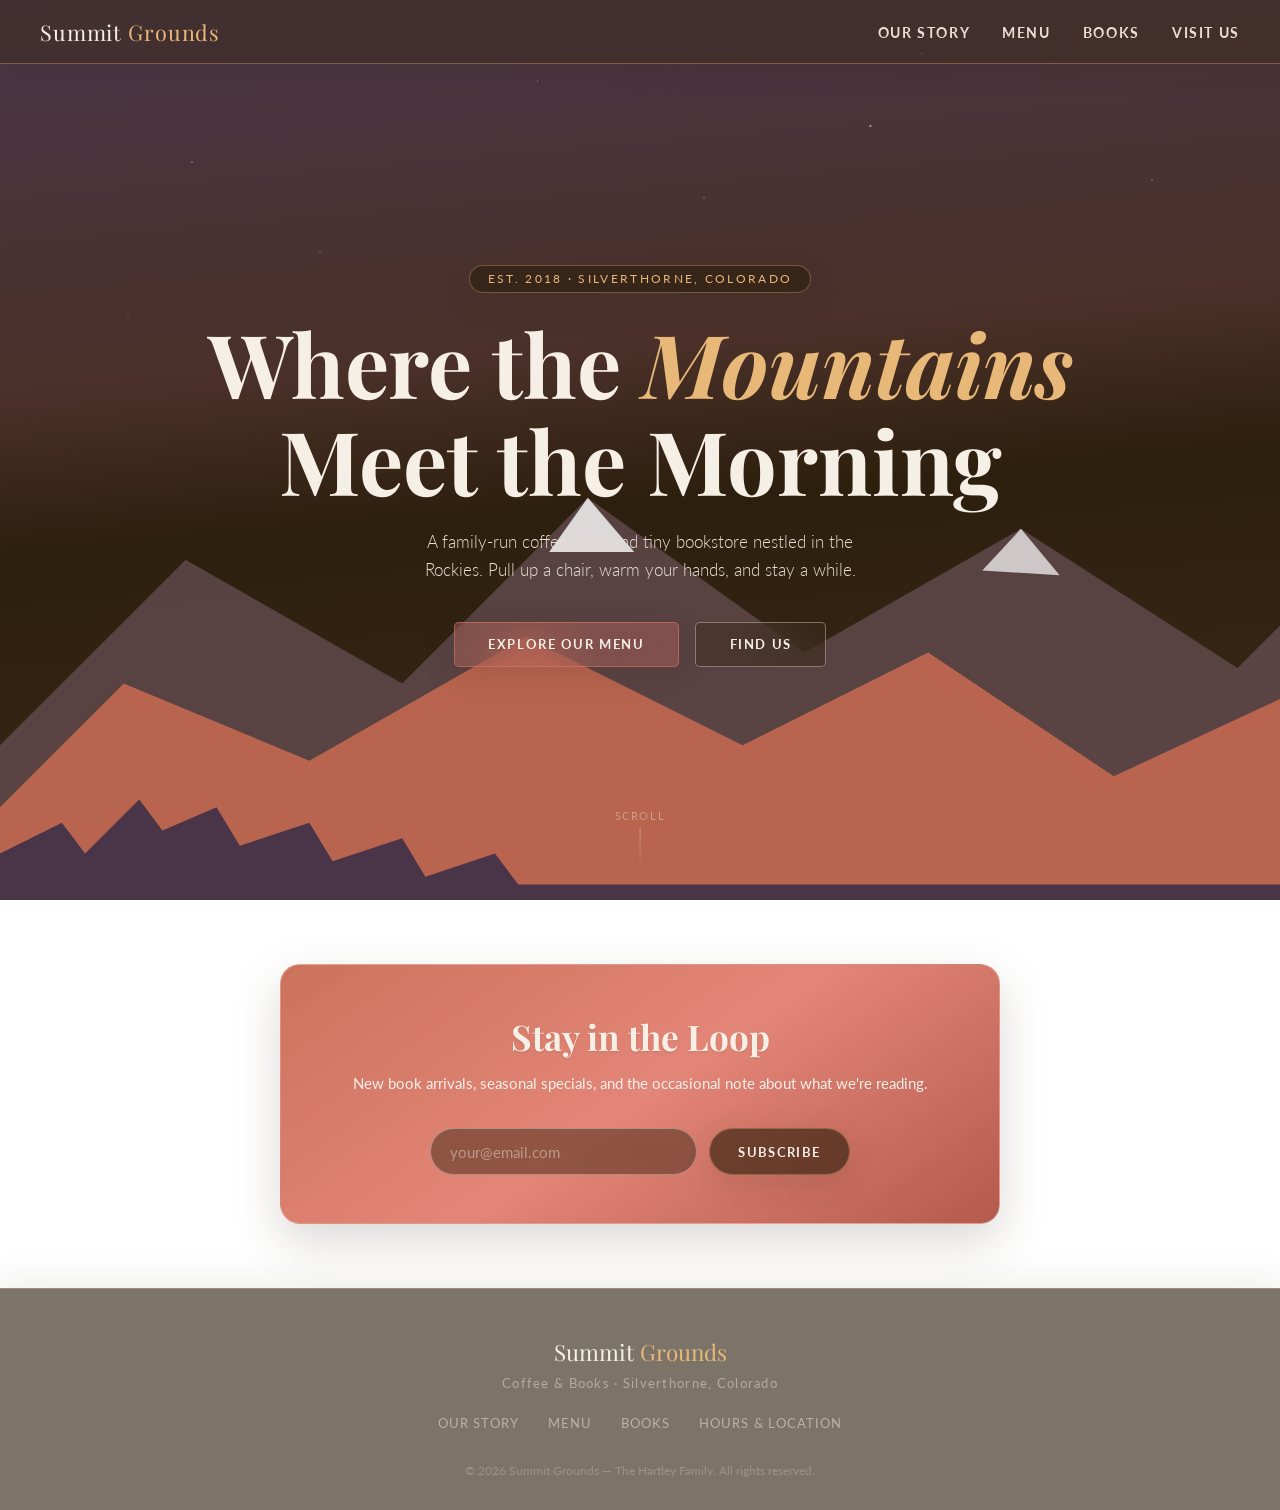
<file: index.html>
<!DOCTYPE html>
<html lang="en">
<head>
  <meta charset="UTF-8" />
  <meta name="viewport" content="width=device-width, initial-scale=1.0" />
  <title>Summit Grounds — Coffee & Books</title>
  <link rel="preconnect" href="https://fonts.googleapis.com" />
  <link rel="preconnect" href="https://fonts.gstatic.com" crossorigin />
  <link href="https://fonts.googleapis.com/css2?family=Playfair+Display:ital,wght@0,400;0,600;1,400&family=Lato:wght@300;400;700&display=swap" rel="stylesheet" />
  <link rel="stylesheet" href="styles.css?v=glass2" />
</head>
<body>

<!-- NAV -->
<nav id="main-nav">
  <a href="index.html" class="nav-logo">Summit <span>Grounds</span></a>
  <button class="nav-toggle" type="button" aria-label="Open menu" aria-expanded="false" onclick="toggleNav()">
    <span></span><span></span><span></span>
  </button>
  <ul>
    <li><a href="about.html" onclick="closeNav()">Our Story</a></li>
    <li><a href="menu.html" onclick="closeNav()">Menu</a></li>
    <li><a href="books.html" onclick="closeNav()">Books</a></li>
    <li><a href="visit.html" onclick="closeNav()">Visit Us</a></li>
  </ul>
</nav>

<!-- HERO -->
<section class="hero" id="home">
  <div class="stars"></div>

  <!-- Mountain SVG -->
  <svg class="mountains" viewBox="0 0 1440 320" preserveAspectRatio="none" xmlns="http://www.w3.org/2000/svg">
    <!-- Back range -->
    <path d="M0,220 L120,100 L260,180 L380,60 L520,160 L660,80 L800,170 L920,50 L1060,140 L1200,90 L1340,160 L1440,120 L1440,320 L0,320 Z" fill="#6a5058" opacity="0.7"/>
    <!-- Snow caps -->
    <path d="M380,60 L410,95 L355,95 Z" fill="white" opacity="0.8"/>
    <path d="M920,50 L950,88 L892,85 Z" fill="white" opacity="0.8"/>
    <path d="M660,80 L685,110 L635,107 Z" fill="white" opacity="0.7"/>
    <!-- Mid range -->
    <path d="M0,260 L80,180 L200,230 L340,150 L480,220 L600,160 L720,240 L860,175 L980,250 L1100,190 L1220,255 L1340,210 L1440,240 L1440,320 L0,320 Z" fill="#c96a52" opacity="0.85"/>
    <!-- Foreground tree line -->
    <path d="M0,310 L0,290 L40,270 L55,290 L90,255 L105,275 L140,260 L155,285 L200,270 L215,295 L260,280 L275,305 L320,290 L335,310 L1100,310 L1115,290 L1150,275 L1165,298 L1200,265 L1215,285 L1260,275 L1280,305 L1320,288 L1360,270 L1380,295 L1440,280 L1440,320 L0,320 Z" fill="#4a3548"/>
  </svg>

  <div class="hero-badge">Est. 2018 · Silverthorne, Colorado</div>
  <h1>Where the <em>Mountains</em><br>Meet the Morning</h1>
  <p class="hero-sub">A family-run coffee shop and tiny bookstore nestled in the Rockies. Pull up a chair, warm your hands, and stay a while.</p>
  <div class="hero-cta">
    <a href="menu.html" class="btn btn-primary">Explore Our Menu</a>
    <a href="visit.html" class="btn btn-outline">Find Us</a>
  </div>

  <div class="scroll-hint">Scroll</div>
</section>

<!-- NEWSLETTER -->
<section class="newsletter">
  <div class="container">
    <h2>Stay in the Loop</h2>
    <p>New book arrivals, seasonal specials, and the occasional note about what we're reading.</p>
    <form class="newsletter-form" onsubmit="handleSubmit(event)">
      <input type="email" placeholder="your@email.com" required />
      <button type="submit">Subscribe</button>
    </form>
  </div>
</section>

<!-- FOOTER -->
<footer>
  <div class="footer-logo">Summit <span>Grounds</span></div>
  <div class="footer-tagline">Coffee & Books · Silverthorne, Colorado</div>
  <div class="footer-links">
    <a href="about.html">Our Story</a>
    <a href="menu.html">Menu</a>
    <a href="books.html">Books</a>
    <a href="visit.html">Hours & Location</a>
  </div>
  <div class="footer-copy">© 2026 Summit Grounds — The Hartley Family. All rights reserved.</div>
</footer>

<script src="shared.js"></script>
</body>
</html>
</file>
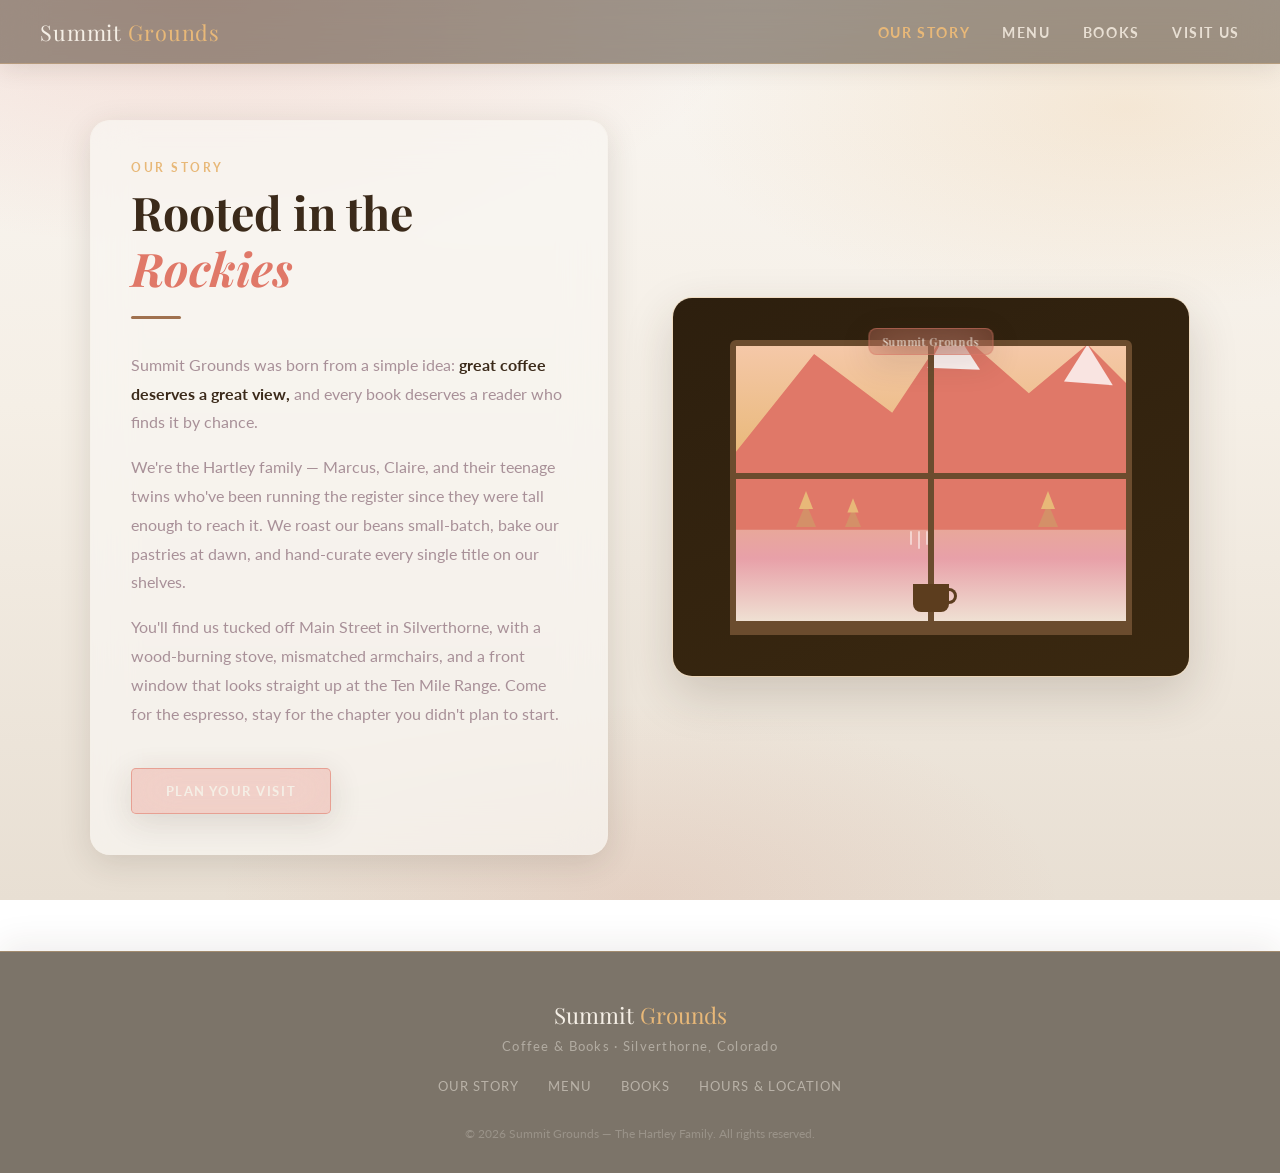
<file: about.html>
<!DOCTYPE html>
<html lang="en">
<head>
  <meta charset="UTF-8" />
  <meta name="viewport" content="width=device-width, initial-scale=1.0" />
  <title>Our Story — Summit Grounds</title>
  <link rel="preconnect" href="https://fonts.googleapis.com" />
  <link rel="preconnect" href="https://fonts.gstatic.com" crossorigin />
  <link href="https://fonts.googleapis.com/css2?family=Playfair+Display:ital,wght@0,400;0,600;1,400&family=Lato:wght@300;400;700&display=swap" rel="stylesheet" />
  <link rel="stylesheet" href="styles.css?v=glass" />
</head>
<body>

<nav id="main-nav">
  <a href="index.html" class="nav-logo">Summit <span>Grounds</span></a>
  <button class="nav-toggle" type="button" aria-label="Open menu" aria-expanded="false" onclick="toggleNav()">
    <span></span><span></span><span></span>
  </button>
  <ul>
    <li><a href="about.html" aria-current="page" onclick="closeNav()">Our Story</a></li>
    <li><a href="menu.html" onclick="closeNav()">Menu</a></li>
    <li><a href="books.html" onclick="closeNav()">Books</a></li>
    <li><a href="visit.html" onclick="closeNav()">Visit Us</a></li>
  </ul>
</nav>

<main class="page-main">
<section class="about" id="about">
  <div class="container">
    <div class="about-grid">
      <div class="about-text">
        <span class="section-label">Our Story</span>
        <h2 class="section-title">Rooted in the <em>Rockies</em></h2>
        <div class="divider"></div>
        <p>Summit Grounds was born from a simple idea: <strong>great coffee deserves a great view,</strong> and every book deserves a reader who finds it by chance.</p>
        <p>We're the Hartley family — Marcus, Claire, and their teenage twins who've been running the register since they were tall enough to reach it. We roast our beans small-batch, bake our pastries at dawn, and hand-curate every single title on our shelves.</p>
        <p>You'll find us tucked off Main Street in Silverthorne, with a wood-burning stove, mismatched armchairs, and a front window that looks straight up at the Ten Mile Range. Come for the espresso, stay for the chapter you didn't plan to start.</p>
        <a href="visit.html" class="btn btn-primary" style="margin-top:1.5rem; display:inline-block;">Plan Your Visit</a>
      </div>
      <div class="about-illustration">
        <div class="shop-window">
          <div class="window-frame">
            <svg viewBox="0 0 200 130" style="position:absolute;bottom:35%;left:0;right:0;width:100%">
              <path d="M0,90 L40,40 L80,70 L110,25 L150,60 L180,35 L200,55 L200,130 L0,130Z" fill="#e07868"/>
              <path d="M110,25 L125,48 L98,47Z" fill="white" opacity="0.9"/>
              <path d="M180,35 L193,56 L168,54Z" fill="white" opacity="0.8"/>
            </svg>
            <div class="window-cross"></div>
            <div class="window-cross-h"></div>
            <div class="w-pine-tree" style="left:18%"></div>
            <div class="w-pine-tree" style="left:30%; transform:scale(0.8)"></div>
            <div class="w-pine-tree" style="right:20%"></div>
            <div class="w-steam" style="bottom:28%;left:47%">
              <span></span><span></span><span></span>
            </div>
            <div class="w-coffee-cup"></div>
            <div class="window-sill"></div>
          </div>
          <div class="shop-sign">Summit Grounds</div>
        </div>
      </div>
    </div>
  </div>
</section>
</main>

<footer>
  <div class="footer-logo">Summit <span>Grounds</span></div>
  <div class="footer-tagline">Coffee & Books · Silverthorne, Colorado</div>
  <div class="footer-links">
    <a href="about.html">Our Story</a>
    <a href="menu.html">Menu</a>
    <a href="books.html">Books</a>
    <a href="visit.html">Hours & Location</a>
  </div>
  <div class="footer-copy">© 2026 Summit Grounds — The Hartley Family. All rights reserved.</div>
</footer>

<script src="shared.js"></script>
</body>
</html>
</file>
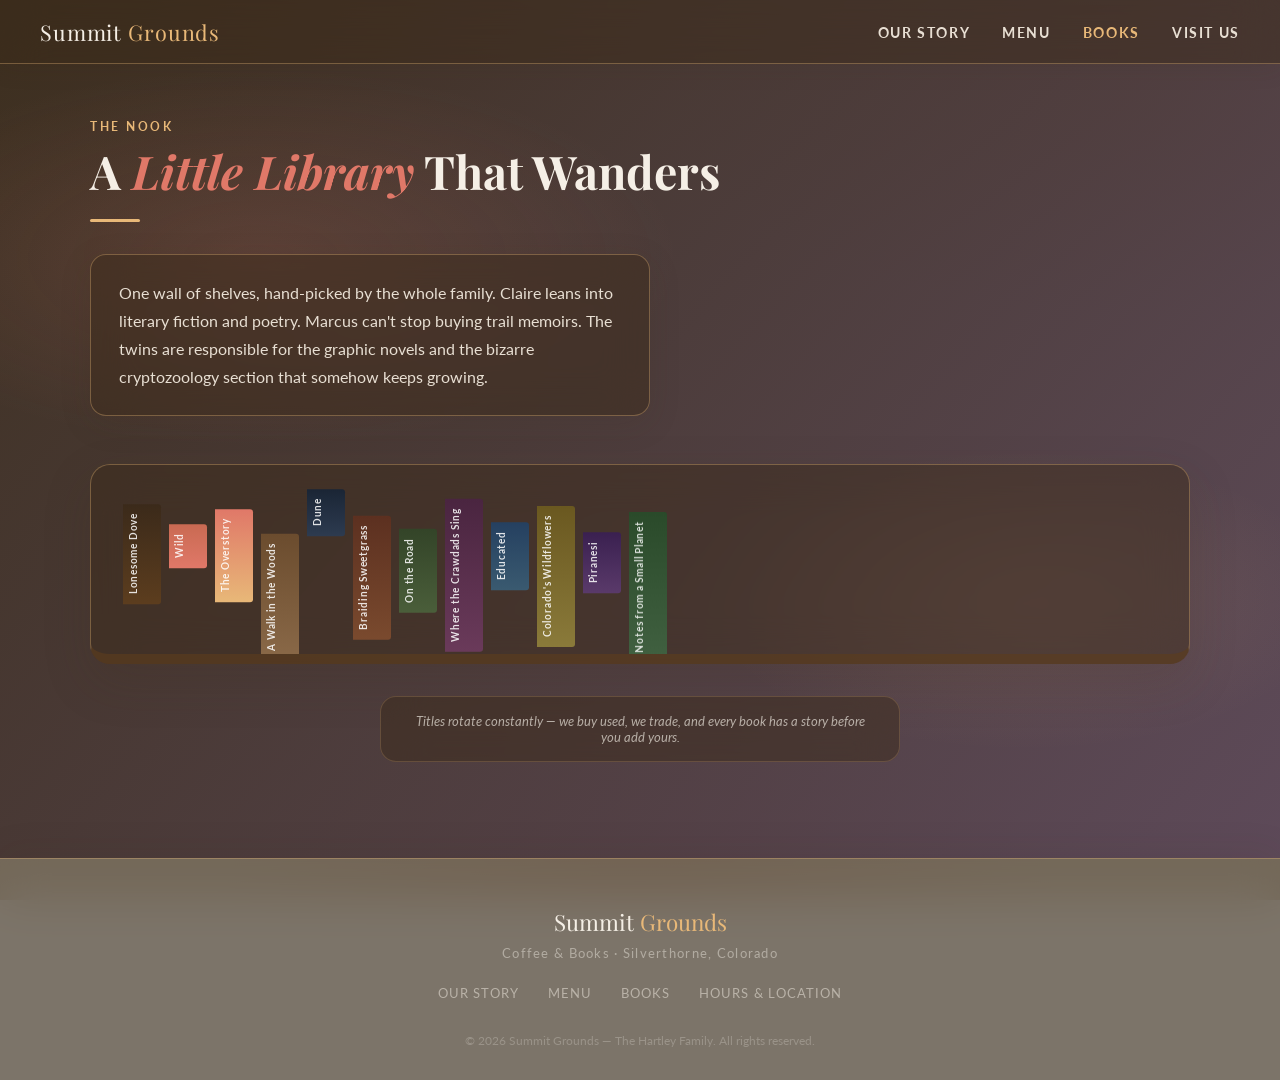
<file: books.html>
<!DOCTYPE html>
<html lang="en">
<head>
  <meta charset="UTF-8" />
  <meta name="viewport" content="width=device-width, initial-scale=1.0" />
  <title>Books — Summit Grounds</title>
  <link rel="preconnect" href="https://fonts.googleapis.com" />
  <link rel="preconnect" href="https://fonts.gstatic.com" crossorigin />
  <link href="https://fonts.googleapis.com/css2?family=Playfair+Display:ital,wght@0,400;0,600;1,400&family=Lato:wght@300;400;700&display=swap" rel="stylesheet" />
  <link rel="stylesheet" href="styles.css?v=glass" />
</head>
<body>

<nav id="main-nav">
  <a href="index.html" class="nav-logo">Summit <span>Grounds</span></a>
  <button class="nav-toggle" type="button" aria-label="Open menu" aria-expanded="false" onclick="toggleNav()">
    <span></span><span></span><span></span>
  </button>
  <ul>
    <li><a href="about.html" onclick="closeNav()">Our Story</a></li>
    <li><a href="menu.html" onclick="closeNav()">Menu</a></li>
    <li><a href="books.html" aria-current="page" onclick="closeNav()">Books</a></li>
    <li><a href="visit.html" onclick="closeNav()">Visit Us</a></li>
  </ul>
</nav>

<main class="page-main">
<section class="books" id="books">
  <div class="container">
    <span class="section-label">The Nook</span>
    <h2 class="section-title">A <em>Little Library</em> That Wanders</h2>
    <div class="divider"></div>
    <p class="books-intro">One wall of shelves, hand-picked by the whole family. Claire leans into literary fiction and poetry. Marcus can't stop buying trail memoirs. The twins are responsible for the graphic novels and the bizarre cryptozoology section that somehow keeps growing.</p>

    <div class="shelf">
      <div class="book" style="height:150px">
        <div class="book-spine" style="background:linear-gradient(#5c3d1e,#3b2a1a)">Lonesome Dove</div>
      </div>
      <div class="book" style="height:130px">
        <div class="book-spine" style="background:linear-gradient(#e07868,#c96a52)">Wild</div>
      </div>
      <div class="book" style="height:145px">
        <div class="book-spine" style="background:linear-gradient(#e8b878,#e07868)">The Overstory</div>
      </div>
      <div class="book" style="height:120px">
        <div class="book-spine" style="background:linear-gradient(#8a6948,#6b4c2e)">A Walk in the Woods</div>
      </div>
      <div class="book" style="height:165px">
        <div class="book-spine" style="background:linear-gradient(#2d3b50,#1a2535)">Dune</div>
      </div>
      <div class="book" style="height:138px">
        <div class="book-spine" style="background:linear-gradient(#7a4a2e,#5c3020)">Braiding Sweetgrass</div>
      </div>
      <div class="book" style="height:125px">
        <div class="book-spine" style="background:linear-gradient(#4a5e3a,#334428)">On the Road</div>
      </div>
      <div class="book" style="height:155px">
        <div class="book-spine" style="background:linear-gradient(#6a3a5a,#4a2540)">Where the Crawdads Sing</div>
      </div>
      <div class="book" style="height:132px">
        <div class="book-spine" style="background:linear-gradient(#3a5a70,#254060)">Educated</div>
      </div>
      <div class="book" style="height:148px">
        <div class="book-spine" style="background:linear-gradient(#8a7a3a,#6a5820)">Colorado's Wildflowers</div>
      </div>
      <div class="book" style="height:122px">
        <div class="book-spine" style="background:linear-gradient(#5a3a6a,#3a2050)">Piranesi</div>
      </div>
      <div class="book" style="height:142px">
        <div class="book-spine" style="background:linear-gradient(#4a6a4a,#2a4a2a)">Patagonia: Notes from a Small Planet</div>
      </div>
    </div>
    <p class="books-note">Titles rotate constantly — we buy used, we trade, and every book has a story before you add yours.</p>
  </div>
</section>
</main>

<footer>
  <div class="footer-logo">Summit <span>Grounds</span></div>
  <div class="footer-tagline">Coffee & Books · Silverthorne, Colorado</div>
  <div class="footer-links">
    <a href="about.html">Our Story</a>
    <a href="menu.html">Menu</a>
    <a href="books.html">Books</a>
    <a href="visit.html">Hours & Location</a>
  </div>
  <div class="footer-copy">© 2026 Summit Grounds — The Hartley Family. All rights reserved.</div>
</footer>

<script src="shared.js"></script>
</body>
</html>
</file>
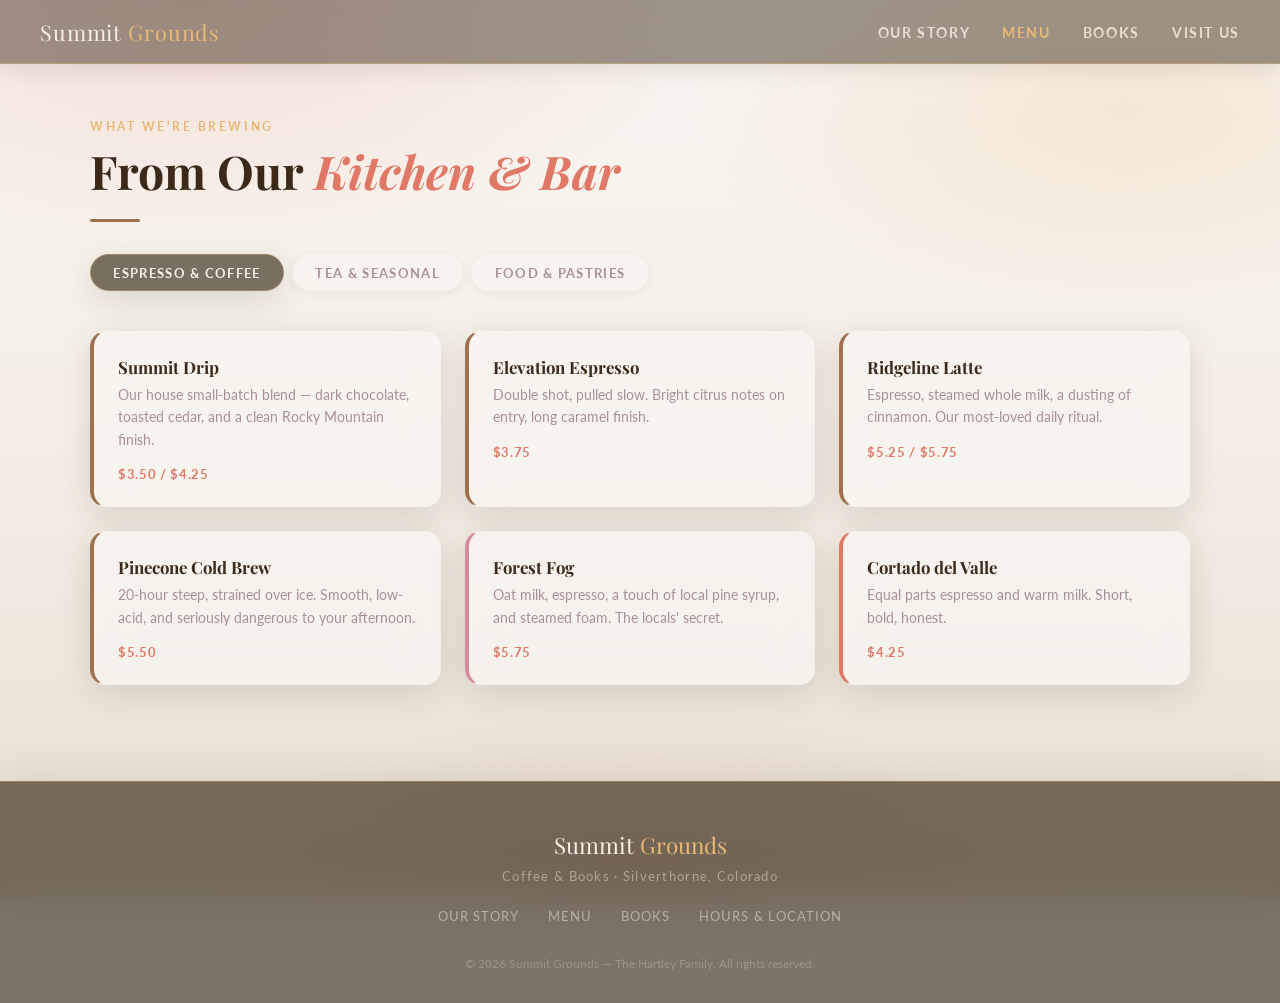
<file: menu.html>
<!DOCTYPE html>
<html lang="en">
<head>
  <meta charset="UTF-8" />
  <meta name="viewport" content="width=device-width, initial-scale=1.0" />
  <title>Menu — Summit Grounds</title>
  <link rel="preconnect" href="https://fonts.googleapis.com" />
  <link rel="preconnect" href="https://fonts.gstatic.com" crossorigin />
  <link href="https://fonts.googleapis.com/css2?family=Playfair+Display:ital,wght@0,400;0,600;1,400&family=Lato:wght@300;400;700&display=swap" rel="stylesheet" />
  <link rel="stylesheet" href="styles.css?v=glass" />
</head>
<body>

<nav id="main-nav">
  <a href="index.html" class="nav-logo">Summit <span>Grounds</span></a>
  <button class="nav-toggle" type="button" aria-label="Open menu" aria-expanded="false" onclick="toggleNav()">
    <span></span><span></span><span></span>
  </button>
  <ul>
    <li><a href="about.html" onclick="closeNav()">Our Story</a></li>
    <li><a href="menu.html" aria-current="page" onclick="closeNav()">Menu</a></li>
    <li><a href="books.html" onclick="closeNav()">Books</a></li>
    <li><a href="visit.html" onclick="closeNav()">Visit Us</a></li>
  </ul>
</nav>

<main class="page-main">
<section class="menu" id="menu">
  <div class="container">
    <span class="section-label">What We're Brewing</span>
    <h2 class="section-title">From Our <em>Kitchen & Bar</em></h2>
    <div class="divider"></div>

    <div class="menu-tabs">
      <button class="tab-btn active" onclick="showTab('espresso', this)">Espresso & Coffee</button>
      <button class="tab-btn" onclick="showTab('tea', this)">Tea & Seasonal</button>
      <button class="tab-btn" onclick="showTab('food', this)">Food & Pastries</button>
    </div>

    <div class="menu-panel active" id="espresso">
      <div class="menu-card">
        <h4>Summit Drip</h4>
        <p>Our house small-batch blend — dark chocolate, toasted cedar, and a clean Rocky Mountain finish.</p>
        <span class="menu-price">$3.50 / $4.25</span>
      </div>
      <div class="menu-card">
        <h4>Elevation Espresso</h4>
        <p>Double shot, pulled slow. Bright citrus notes on entry, long caramel finish.</p>
        <span class="menu-price">$3.75</span>
      </div>
      <div class="menu-card">
        <h4>Ridgeline Latte</h4>
        <p>Espresso, steamed whole milk, a dusting of cinnamon. Our most-loved daily ritual.</p>
        <span class="menu-price">$5.25 / $5.75</span>
      </div>
      <div class="menu-card">
        <h4>Pinecone Cold Brew</h4>
        <p>20-hour steep, strained over ice. Smooth, low-acid, and seriously dangerous to your afternoon.</p>
        <span class="menu-price">$5.50</span>
      </div>
      <div class="menu-card ember">
        <h4>Forest Fog</h4>
        <p>Oat milk, espresso, a touch of local pine syrup, and steamed foam. The locals' secret.</p>
        <span class="menu-price">$5.75</span>
      </div>
      <div class="menu-card pine">
        <h4>Cortado del Valle</h4>
        <p>Equal parts espresso and warm milk. Short, bold, honest.</p>
        <span class="menu-price">$4.25</span>
      </div>
    </div>

    <div class="menu-panel" id="tea">
      <div class="menu-card sky">
        <h4>Alpine Chamomile</h4>
        <p>Colorado-grown chamomile, wildflower honey, dried lavender. Hug in a mug.</p>
        <span class="menu-price">$4.00</span>
      </div>
      <div class="menu-card sky">
        <h4>Spruce Tip Chai</h4>
        <p>Masala spice blend, local spruce tip extract, steamed milk. Seasonal and special.</p>
        <span class="menu-price">$5.25</span>
      </div>
      <div class="menu-card ember">
        <h4>Winter Matcha</h4>
        <p>Ceremonial-grade matcha, oat milk, a drizzle of raw honey.</p>
        <span class="menu-price">$5.50</span>
      </div>
      <div class="menu-card sky">
        <h4>Snowmelt Lemonade</h4>
        <p>Fresh-pressed lemon, mint, cane sugar, sparkling water. Cold and bright.</p>
        <span class="menu-price">$4.25</span>
      </div>
    </div>

    <div class="menu-panel" id="food">
      <div class="menu-card">
        <h4>Morning Scone</h4>
        <p>Baked daily — rotating flavors. Today: huckleberry & lemon zest.</p>
        <span class="menu-price">$3.50</span>
      </div>
      <div class="menu-card sky">
        <h4>Brown Butter Cardamom Roll</h4>
        <p>Soft, pillowy, drizzled with vanilla glaze. Claire's recipe, unchanged since day one.</p>
        <span class="menu-price">$4.25</span>
      </div>
      <div class="menu-card pine">
        <h4>Avocado Toast, Mountain Style</h4>
        <p>Sourdough from Breckenridge Bread Co., smashed avocado, everything spice, poached egg.</p>
        <span class="menu-price">$9.50</span>
      </div>
      <div class="menu-card pine">
        <h4>Peanut Butter Granola Jar</h4>
        <p>House-made granola, Greek yogurt, local honey, fresh berries. Hiker fuel.</p>
        <span class="menu-price">$7.00</span>
      </div>
    </div>
  </div>
</section>
</main>

<footer>
  <div class="footer-logo">Summit <span>Grounds</span></div>
  <div class="footer-tagline">Coffee & Books · Silverthorne, Colorado</div>
  <div class="footer-links">
    <a href="about.html">Our Story</a>
    <a href="menu.html">Menu</a>
    <a href="books.html">Books</a>
    <a href="visit.html">Hours & Location</a>
  </div>
  <div class="footer-copy">© 2026 Summit Grounds — The Hartley Family. All rights reserved.</div>
</footer>

<script src="shared.js"></script>
<script src="menu.js"></script>
</body>
</html>
</file>
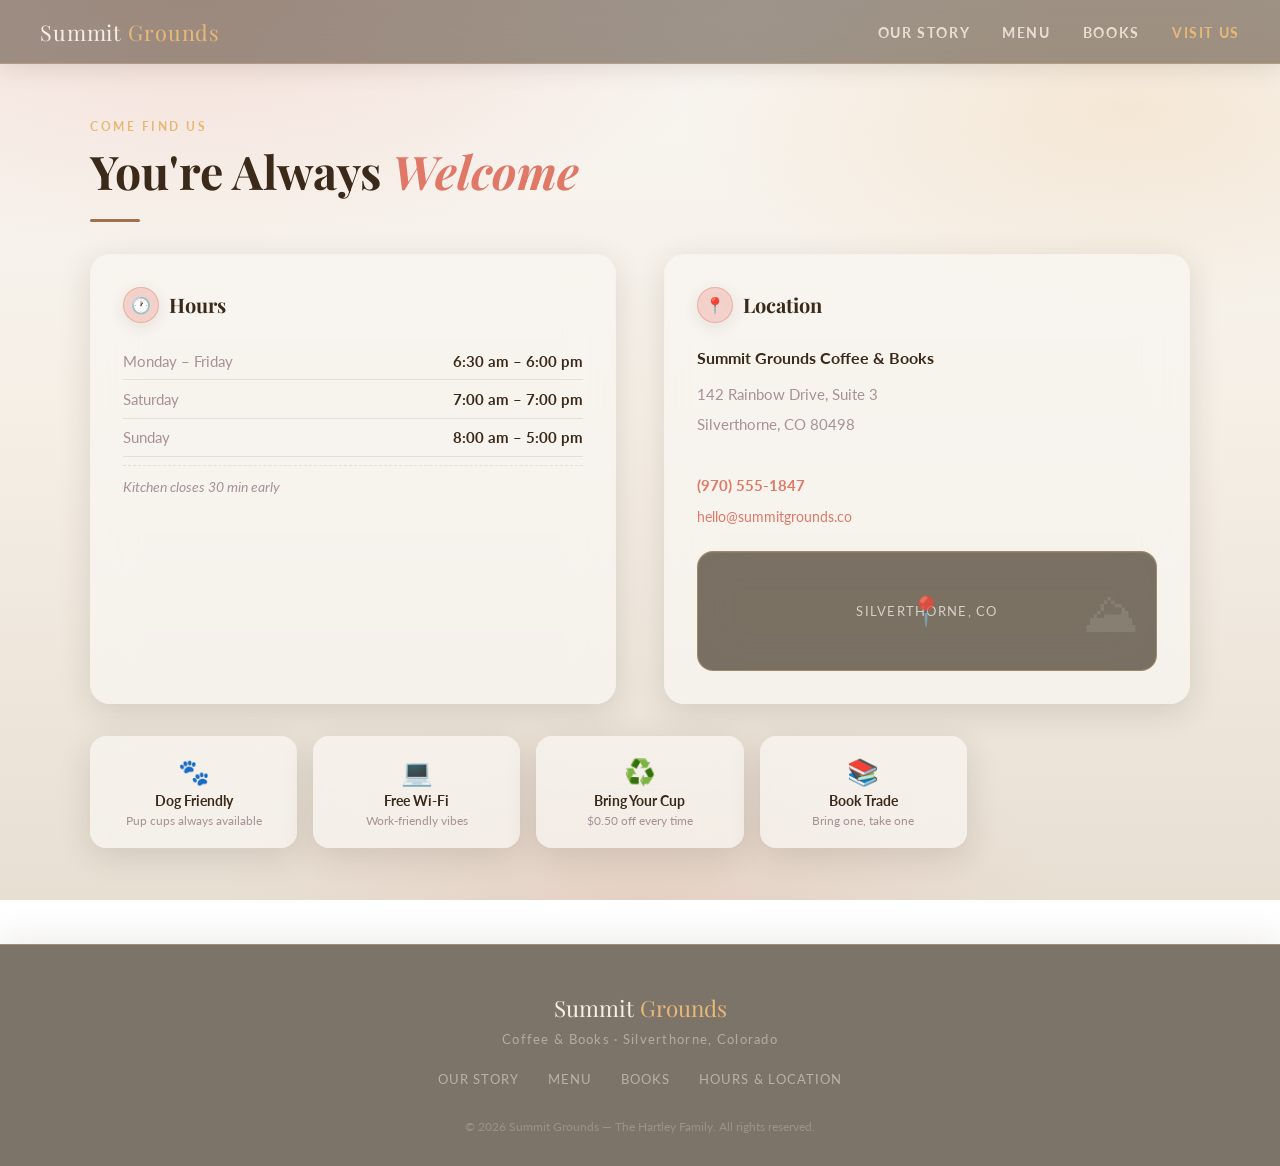
<file: visit.html>
<!DOCTYPE html>
<html lang="en">
<head>
  <meta charset="UTF-8" />
  <meta name="viewport" content="width=device-width, initial-scale=1.0" />
  <title>Visit Us — Summit Grounds</title>
  <link rel="preconnect" href="https://fonts.googleapis.com" />
  <link rel="preconnect" href="https://fonts.gstatic.com" crossorigin />
  <link href="https://fonts.googleapis.com/css2?family=Playfair+Display:ital,wght@0,400;0,600;1,400&family=Lato:wght@300;400;700&display=swap" rel="stylesheet" />
  <link rel="stylesheet" href="styles.css?v=glass" />
</head>
<body>

<nav id="main-nav">
  <a href="index.html" class="nav-logo">Summit <span>Grounds</span></a>
  <button class="nav-toggle" type="button" aria-label="Open menu" aria-expanded="false" onclick="toggleNav()">
    <span></span><span></span><span></span>
  </button>
  <ul>
    <li><a href="about.html" onclick="closeNav()">Our Story</a></li>
    <li><a href="menu.html" onclick="closeNav()">Menu</a></li>
    <li><a href="books.html" onclick="closeNav()">Books</a></li>
    <li><a href="visit.html" aria-current="page" onclick="closeNav()">Visit Us</a></li>
  </ul>
</nav>

<main class="page-main">
<section class="visit" id="visit">
  <div class="container">
    <span class="section-label">Come Find Us</span>
    <h2 class="section-title">You're Always <em>Welcome</em></h2>
    <div class="divider"></div>

    <div class="visit-grid">
      <div class="visit-card">
        <h3><div class="visit-icon">🕐</div> Hours</h3>
        <div class="hours-row">
          <span class="hours-day">Monday – Friday</span>
          <span class="hours-time">6:30 am – 6:00 pm</span>
        </div>
        <div class="hours-row">
          <span class="hours-day">Saturday</span>
          <span class="hours-time">7:00 am – 7:00 pm</span>
        </div>
        <div class="hours-row">
          <span class="hours-day">Sunday</span>
          <span class="hours-time">8:00 am – 5:00 pm</span>
        </div>
        <div class="hours-row" style="margin-top:0.5rem; border-top: 1px dashed var(--fog); padding-top:0.8rem;">
          <span class="hours-day" style="font-style:italic; font-size:0.85rem;">Kitchen closes 30 min early</span>
        </div>
      </div>

      <div class="visit-card">
        <h3><div class="visit-icon">📍</div> Location</h3>
        <div class="address-block">
          <strong>Summit Grounds Coffee & Books</strong>
          142 Rainbow Drive, Suite 3<br>
          Silverthorne, CO 80498<br><br>
          <a href="tel:+19705551847" style="color:var(--pine); text-decoration:none; font-weight:700;">(970) 555-1847</a><br>
          <a href="mailto:hello@summitgrounds.co" style="color:var(--pine); text-decoration:none; font-size:0.9rem;">hello@summitgrounds.co</a>
        </div>
        <div class="map-placeholder">
          <div class="map-pin">📍</div>
          Silverthorne, CO
        </div>
      </div>
    </div>

    <div class="visit-perks">
      <div class="visit-perk">
        <div class="visit-perk-icon">🐾</div>
        <div class="visit-perk-title">Dog Friendly</div>
        <div class="visit-perk-desc">Pup cups always available</div>
      </div>
      <div class="visit-perk">
        <div class="visit-perk-icon">💻</div>
        <div class="visit-perk-title">Free Wi-Fi</div>
        <div class="visit-perk-desc">Work-friendly vibes</div>
      </div>
      <div class="visit-perk">
        <div class="visit-perk-icon">♻️</div>
        <div class="visit-perk-title">Bring Your Cup</div>
        <div class="visit-perk-desc">$0.50 off every time</div>
      </div>
      <div class="visit-perk">
        <div class="visit-perk-icon">📚</div>
        <div class="visit-perk-title">Book Trade</div>
        <div class="visit-perk-desc">Bring one, take one</div>
      </div>
    </div>
  </div>
</section>
</main>

<footer>
  <div class="footer-logo">Summit <span>Grounds</span></div>
  <div class="footer-tagline">Coffee & Books · Silverthorne, Colorado</div>
  <div class="footer-links">
    <a href="about.html">Our Story</a>
    <a href="menu.html">Menu</a>
    <a href="books.html">Books</a>
    <a href="visit.html">Hours & Location</a>
  </div>
  <div class="footer-copy">© 2026 Summit Grounds — The Hartley Family. All rights reserved.</div>
</footer>

<script src="shared.js"></script>
</body>
</html>
</file>
<file: styles.css>
*, *::before, *::after { box-sizing: border-box; margin: 0; padding: 0; }

    :root {
      --bark:      #3b2a1a;
      --espresso:  #5c3d1e;
      --latte:     #a0714f;
      --cream:     #f5efe6;
      --fog:       #e8dfd3;
      --pine:      #e07868;
      --sage:      #e8b878;
      --stone:     #a89098;
      --sky:       #f5c8a8;
      --ember:     #d88a9a;
      --rust:      #c96a52;
      --snow:      #f9f6f2;

      /* Glass system — frosted panels using the same palette */
      --glass-light:     rgba(249, 246, 242, 0.52);
      --glass-light-strong: rgba(249, 246, 242, 0.72);
      --glass-dark:      rgba(59, 42, 26, 0.48);
      --glass-dark-strong: rgba(45, 31, 14, 0.62);
      --glass-pine:      rgba(224, 120, 104, 0.28);
      --glass-newsletter: linear-gradient(145deg, rgba(201, 106, 82, 0.94) 0%, rgba(224, 120, 104, 0.90) 50%, rgba(176, 82, 68, 0.95) 100%);
      --glass-border:    rgba(245, 239, 230, 0.38);
      --glass-border-warm: rgba(232, 184, 120, 0.35);
      --glass-blur:      blur(22px);
      --glass-shadow:    0 8px 32px rgba(59, 42, 26, 0.14);
      --glass-shadow-lg: 0 18px 48px rgba(59, 42, 26, 0.18);
      --glass-radius:    1rem;
      --glass-radius-lg: 1.25rem;
    }

    html { scroll-behavior: smooth; }

    body {
      font-family: 'Lato', sans-serif;
      color: var(--bark);
      overflow-x: hidden;
      background:
        radial-gradient(ellipse 80% 50% at 15% 0%, rgba(224, 120, 104, 0.18), transparent 55%),
        radial-gradient(ellipse 70% 45% at 88% 12%, rgba(232, 184, 120, 0.22), transparent 50%),
        radial-gradient(ellipse 60% 40% at 50% 100%, rgba(201, 106, 82, 0.12), transparent 55%),
        linear-gradient(180deg, var(--snow) 0%, var(--cream) 45%, var(--fog) 100%);
      background-attachment: fixed;
    }

    /* ── NAV ── */
    nav {
      position: fixed;
      top: 0; left: 0; right: 0;
      z-index: 100;
      display: flex;
      align-items: center;
      justify-content: space-between;
      padding: 1.1rem 2.5rem;
      background: var(--glass-dark);
      backdrop-filter: var(--glass-blur);
      -webkit-backdrop-filter: var(--glass-blur);
      border-bottom: 1px solid var(--glass-border-warm);
      box-shadow: 0 4px 24px rgba(59, 42, 26, 0.12);
    }
    .nav-logo {
      font-family: 'Playfair Display', serif;
      font-size: 1.35rem;
      color: var(--cream);
      letter-spacing: 0.04em;
      text-decoration: none;
    }
    .nav-logo span { color: var(--sage); }
    nav ul {
      list-style: none;
      display: flex;
      gap: 2rem;
    }
    nav ul a {
      text-decoration: none;
      color: var(--fog);
      font-size: 0.85rem;
      font-weight: 700;
      letter-spacing: 0.12em;
      text-transform: uppercase;
      transition: color 0.2s;
    }
    nav ul a:hover { color: var(--sage); }
    nav ul a[aria-current="page"] { color: var(--sage); }

    /* Subpages — room for fixed nav bar */
    .page-main > section { padding-top: 7.5rem; }

    .nav-toggle {
      display: none;
      background: none;
      border: none;
      cursor: pointer;
      padding: 0.35rem;
      color: var(--cream);
    }
    .nav-toggle span {
      display: block;
      width: 22px;
      height: 2px;
      background: var(--cream);
      margin: 5px 0;
      border-radius: 2px;
      transition: transform 0.25s, opacity 0.25s;
    }
    nav.open .nav-toggle span:nth-child(1) { transform: translateY(7px) rotate(45deg); }
    nav.open .nav-toggle span:nth-child(2) { opacity: 0; }
    nav.open .nav-toggle span:nth-child(3) { transform: translateY(-7px) rotate(-45deg); }

    /* ── HERO ── */
    .hero {
      position: relative;
      min-height: 100vh;
      display: flex;
      flex-direction: column;
      align-items: center;
      justify-content: center;
      text-align: center;
      padding: 6rem 2rem 4rem;
      overflow: hidden;
      background: linear-gradient(175deg, #4a3548 0%, #4a3028 40%, #2d1f0e 55%, #3b2a1a 100%);
    }

    /* SVG mountain silhouette */
    .mountains {
      position: absolute;
      bottom: 0; left: 0; right: 0;
      height: 55%;
      pointer-events: none;
    }

    /* Stars */
    .stars {
      position: absolute;
      inset: 0;
      background-image:
        radial-gradient(1px 1px at 15% 18%, rgba(255,255,255,0.7) 0%, transparent 100%),
        radial-gradient(1px 1px at 42% 9%,  rgba(255,255,255,0.5) 0%, transparent 100%),
        radial-gradient(1.5px 1.5px at 68% 14%, rgba(255,255,255,0.8) 0%, transparent 100%),
        radial-gradient(1px 1px at 82% 7%,  rgba(255,255,255,0.6) 0%, transparent 100%),
        radial-gradient(1px 1px at 25% 28%, rgba(255,255,255,0.4) 0%, transparent 100%),
        radial-gradient(1px 1px at 55% 22%, rgba(255,255,255,0.5) 0%, transparent 100%),
        radial-gradient(1px 1px at 90% 20%, rgba(255,255,255,0.6) 0%, transparent 100%),
        radial-gradient(1px 1px at 10% 35%, rgba(255,255,255,0.3) 0%, transparent 100%),
        radial-gradient(1.5px 1.5px at 72% 6%, rgba(255,255,255,0.9) 0%, transparent 100%),
        radial-gradient(1px 1px at 38% 32%, rgba(255,255,255,0.4) 0%, transparent 100%);
    }

    .hero-badge {
      display: inline-block;
      background: var(--glass-dark-strong);
      backdrop-filter: var(--glass-blur);
      -webkit-backdrop-filter: var(--glass-blur);
      border: 1px solid var(--glass-border-warm);
      color: var(--sage);
      font-size: 0.72rem;
      letter-spacing: 0.2em;
      text-transform: uppercase;
      padding: 0.4rem 1.1rem;
      border-radius: 2rem;
      margin-bottom: 1.4rem;
      position: relative;
      z-index: 2;
      box-shadow: var(--glass-shadow);
    }

    .hero h1 {
      font-family: 'Playfair Display', serif;
      font-size: clamp(3rem, 7vw, 5.5rem);
      color: var(--cream);
      line-height: 1.1;
      position: relative;
      z-index: 2;
    }
    .hero h1 em {
      font-style: italic;
      color: var(--sage);
    }

    .hero-sub {
      font-size: 1.05rem;
      color: var(--fog);
      font-weight: 300;
      margin: 1.2rem 0 2.4rem;
      max-width: 480px;
      position: relative;
      z-index: 2;
      line-height: 1.65;
    }

    .hero-cta {
      display: flex;
      gap: 1rem;
      position: relative;
      z-index: 2;
      flex-wrap: wrap;
      justify-content: center;
    }
    .btn {
      display: inline-block;
      text-decoration: none;
      padding: 0.85rem 2.1rem;
      border-radius: 0.3rem;
      font-size: 0.82rem;
      font-weight: 700;
      letter-spacing: 0.12em;
      text-transform: uppercase;
      transition: all 0.22s;
      cursor: pointer;
    }
    .btn-primary {
      background: var(--glass-pine);
      backdrop-filter: var(--glass-blur);
      -webkit-backdrop-filter: var(--glass-blur);
      color: var(--cream);
      border: 1px solid rgba(224, 120, 104, 0.55);
      box-shadow: var(--glass-shadow);
    }
    .btn-primary:hover {
      background: rgba(201, 106, 82, 0.45);
      border-color: var(--rust);
      transform: translateY(-2px);
      box-shadow: var(--glass-shadow-lg);
    }
    .btn-outline {
      background: var(--glass-dark);
      backdrop-filter: var(--glass-blur);
      -webkit-backdrop-filter: var(--glass-blur);
      color: var(--cream);
      border: 1px solid var(--glass-border);
    }
    .btn-outline:hover {
      background: var(--glass-dark-strong);
      border-color: var(--cream);
      transform: translateY(-2px);
      box-shadow: var(--glass-shadow);
    }

    /* ── SCROLL INDICATOR ── */
    .scroll-hint {
      position: absolute;
      bottom: 2rem;
      left: 50%;
      transform: translateX(-50%);
      display: flex;
      flex-direction: column;
      align-items: center;
      gap: 0.4rem;
      color: rgba(245,239,230,0.4);
      font-size: 0.68rem;
      letter-spacing: 0.15em;
      text-transform: uppercase;
      z-index: 2;
    }
    .scroll-hint::after {
      content: '';
      display: block;
      width: 1px;
      height: 40px;
      background: linear-gradient(to bottom, rgba(245,239,230,0.4), transparent);
      animation: scrollPulse 2s ease-in-out infinite;
    }
    @keyframes scrollPulse {
      0%, 100% { opacity: 0.4; transform: scaleY(1); }
      50%       { opacity: 1;   transform: scaleY(1.2); }
    }

    /* ── SECTION SHARED ── */
    section { padding: 6rem 2rem; }
    .container { max-width: 1100px; margin: 0 auto; }
    .section-label {
      font-size: 0.72rem;
      font-weight: 700;
      letter-spacing: 0.22em;
      text-transform: uppercase;
      color: var(--sage);
      display: block;
      margin-bottom: 0.7rem;
    }
    .section-title {
      font-family: 'Playfair Display', serif;
      font-size: clamp(1.9rem, 4vw, 2.9rem);
      line-height: 1.2;
      color: var(--bark);
    }
    .section-title em { color: var(--pine); font-style: italic; }
    .divider {
      width: 50px;
      height: 3px;
      background: var(--latte);
      border-radius: 2px;
      margin: 1.2rem 0 2rem;
    }

    /* ── ABOUT ── */
    .about {
      background: transparent;
    }
    .about-grid {
      display: grid;
      grid-template-columns: 1fr 1fr;
      gap: 4rem;
      align-items: center;
    }
    .about-text {
      background: var(--glass-light-strong);
      backdrop-filter: var(--glass-blur);
      -webkit-backdrop-filter: var(--glass-blur);
      border: 1px solid var(--glass-border);
      border-radius: var(--glass-radius-lg);
      padding: 2.5rem;
      box-shadow: var(--glass-shadow);
    }
    .about-text p {
      font-size: 1rem;
      line-height: 1.8;
      color: var(--stone);
      margin-bottom: 1rem;
    }
    .about-text p strong { color: var(--bark); }
    .about-illustration {
      position: relative;
      height: 380px;
      border-radius: var(--glass-radius-lg);
      overflow: hidden;
      border: 1px solid var(--glass-border-warm);
      box-shadow: var(--glass-shadow-lg);
      backdrop-filter: var(--glass-blur);
      -webkit-backdrop-filter: var(--glass-blur);
    }

    /* Hand-crafted CSS illustration of a cozy shop window */
    .shop-window {
      width: 100%;
      height: 100%;
      background: linear-gradient(160deg, #2d1f0e 0%, #3a2810 100%);
      position: relative;
      display: flex;
      align-items: center;
      justify-content: center;
    }
    .window-frame {
      width: 78%;
      height: 78%;
      border: 6px solid #6b4c2e;
      border-radius: 6px 6px 0 0;
      position: relative;
      background: linear-gradient(180deg, #f5c8a8 0%, #e8b878 40%, #e8a0a8 75%, #f0e8d8 100%);
      overflow: hidden;
    }
    .window-cross {
      position: absolute;
      top: 0; left: 50%; transform: translateX(-50%);
      width: 6px; height: 100%;
      background: #6b4c2e;
    }
    .window-cross-h {
      position: absolute;
      top: 45%; left: 0;
      height: 6px; width: 100%;
      background: #6b4c2e;
    }
    .w-mountain {
      position: absolute;
      bottom: 38%;
      left: 0; right: 0;
    }
    .w-pine-tree {
      position: absolute;
      bottom: 36%;
    }
    .w-pine-tree::before {
      content: '';
      position: absolute;
      bottom: 0;
      left: 50%;
      transform: translateX(-50%);
      border-left: 10px solid transparent;
      border-right: 10px solid transparent;
      border-bottom: 24px solid #d49068;
    }
    .w-pine-tree::after {
      content: '';
      position: absolute;
      bottom: 18px;
      left: 50%;
      transform: translateX(-50%);
      border-left: 7px solid transparent;
      border-right: 7px solid transparent;
      border-bottom: 18px solid #e8b878;
    }
    .w-coffee-cup {
      position: absolute;
      bottom: 6%;
      left: 50%;
      transform: translateX(-50%);
      width: 36px;
      height: 28px;
      background: #5c3d1e;
      border-radius: 0 0 8px 8px;
    }
    .w-coffee-cup::before {
      content: '';
      position: absolute;
      top: 4px; right: -8px;
      width: 10px; height: 16px;
      border: 3px solid #5c3d1e;
      border-left: none;
      border-radius: 0 8px 8px 0;
    }
    .w-steam {
      position: absolute;
      bottom: 32%;
      left: 50%;
      transform: translateX(-50%);
      display: flex;
      gap: 6px;
    }
    .w-steam span {
      display: block;
      width: 2px;
      height: 14px;
      background: rgba(255,255,255,0.5);
      border-radius: 2px;
      animation: steamRise 1.8s ease-in-out infinite;
    }
    .w-steam span:nth-child(2) { animation-delay: 0.4s; height: 18px; }
    .w-steam span:nth-child(3) { animation-delay: 0.8s; }
    @keyframes steamRise {
      0%   { opacity: 0; transform: translateY(0) scaleX(1); }
      50%  { opacity: 0.7; }
      100% { opacity: 0; transform: translateY(-20px) scaleX(1.5); }
    }
    .window-sill {
      position: absolute;
      bottom: -6px; left: -6px; right: -6px;
      height: 14px;
      background: #6b4c2e;
      border-radius: 0 0 4px 4px;
    }
    .shop-sign {
      position: absolute;
      top: 8%;
      left: 50%;
      transform: translateX(-50%);
      background: var(--glass-pine);
      backdrop-filter: var(--glass-blur);
      -webkit-backdrop-filter: var(--glass-blur);
      border: 1px solid rgba(224, 120, 104, 0.45);
      color: var(--cream);
      font-family: 'Playfair Display', serif;
      font-size: 0.7rem;
      padding: 0.3rem 0.8rem;
      border-radius: 0.5rem;
      white-space: nowrap;
      letter-spacing: 0.06em;
      box-shadow: var(--glass-shadow);
    }

    /* ── MENU ── */
    .menu { background: transparent; }
    .menu-tabs {
      display: flex;
      gap: 0.5rem;
      margin-bottom: 2.5rem;
      flex-wrap: wrap;
    }
    .tab-btn {
      padding: 0.6rem 1.4rem;
      border: 1px solid var(--glass-border);
      background: var(--glass-light);
      backdrop-filter: var(--glass-blur);
      -webkit-backdrop-filter: var(--glass-blur);
      color: var(--stone);
      font-family: 'Lato', sans-serif;
      font-size: 0.82rem;
      font-weight: 700;
      letter-spacing: 0.1em;
      text-transform: uppercase;
      border-radius: 2rem;
      cursor: pointer;
      transition: all 0.2s;
      box-shadow: 0 2px 12px rgba(59, 42, 26, 0.06);
    }
    .tab-btn.active, .tab-btn:hover {
      background: var(--glass-dark-strong);
      backdrop-filter: var(--glass-blur);
      -webkit-backdrop-filter: var(--glass-blur);
      border-color: var(--glass-border-warm);
      color: var(--cream);
      box-shadow: var(--glass-shadow);
    }
    .menu-panel { display: none; }
    .menu-panel.active { display: grid; grid-template-columns: repeat(auto-fill, minmax(260px, 1fr)); gap: 1.5rem; }
    .menu-card {
      background: var(--glass-light-strong);
      backdrop-filter: var(--glass-blur);
      -webkit-backdrop-filter: var(--glass-blur);
      border-radius: var(--glass-radius);
      padding: 1.5rem;
      border: 1px solid var(--glass-border);
      border-left: 4px solid var(--latte);
      transition: transform 0.2s, box-shadow 0.2s;
      box-shadow: var(--glass-shadow);
    }
    .menu-card:hover {
      transform: translateY(-3px);
      box-shadow: var(--glass-shadow-lg);
      border-color: var(--glass-border-warm);
    }
    .menu-card h4 {
      font-family: 'Playfair Display', serif;
      font-size: 1.05rem;
      color: var(--bark);
      margin-bottom: 0.35rem;
    }
    .menu-card p {
      font-size: 0.88rem;
      color: var(--stone);
      line-height: 1.6;
      margin-bottom: 0.75rem;
    }
    .menu-price {
      font-size: 0.82rem;
      font-weight: 700;
      color: var(--pine);
      letter-spacing: 0.05em;
    }
    .menu-card.pine  { border-left-color: var(--pine); }
    .menu-card.sky   { border-left-color: var(--sky); }
    .menu-card.ember { border-left-color: var(--ember); }

    /* ── BOOKS ── */
    .books {
      background: linear-gradient(135deg, rgba(45, 31, 14, 0.92) 0%, rgba(74, 53, 72, 0.88) 100%);
      position: relative;
    }
    .books::before {
      content: '';
      position: absolute;
      inset: 0;
      background:
        radial-gradient(ellipse 60% 40% at 20% 30%, rgba(224, 120, 104, 0.15), transparent 55%),
        radial-gradient(ellipse 50% 35% at 80% 70%, rgba(232, 184, 120, 0.12), transparent 50%);
      pointer-events: none;
    }
    .books .container { position: relative; z-index: 1; }
    .books .section-title { color: var(--cream); }
    .books .section-label { color: var(--sage); }
    .books .divider { background: var(--sage); }
    .books-intro {
      color: var(--fog);
      font-size: 1rem;
      line-height: 1.75;
      max-width: 560px;
      margin-bottom: 3rem;
      background: var(--glass-dark);
      backdrop-filter: var(--glass-blur);
      -webkit-backdrop-filter: var(--glass-blur);
      border: 1px solid var(--glass-border-warm);
      border-radius: var(--glass-radius);
      padding: 1.5rem 1.75rem;
      box-shadow: var(--glass-shadow);
    }
    .shelf {
      display: flex;
      gap: 0.5rem;
      align-items: flex-end;
      background: var(--glass-dark);
      backdrop-filter: var(--glass-blur);
      -webkit-backdrop-filter: var(--glass-blur);
      border: 1px solid var(--glass-border-warm);
      border-radius: var(--glass-radius-lg);
      padding: 1.5rem 2rem 0;
      border-bottom: 10px solid rgba(92, 61, 30, 0.65);
      overflow-x: auto;
      margin-bottom: 2rem;
      box-shadow: var(--glass-shadow-lg);
    }
    .book {
      flex: 0 0 auto;
      width: 38px;
      border-radius: 3px 0 0 3px;
      position: relative;
      cursor: default;
      transition: transform 0.2s;
    }
    .book:hover { transform: translateY(-8px); }
    .book-spine {
      width: 100%;
      writing-mode: vertical-rl;
      text-orientation: mixed;
      transform: rotate(180deg);
      font-size: 0.6rem;
      font-weight: 700;
      letter-spacing: 0.08em;
      color: rgba(255,255,255,0.85);
      padding: 0.6rem 0.3rem;
      white-space: nowrap;
      overflow: hidden;
      text-overflow: ellipsis;
      border-radius: 3px 0 0 3px;
    }
    .books-note {
      color: rgba(245,239,230,0.65);
      font-size: 0.82rem;
      font-style: italic;
      text-align: center;
      background: var(--glass-dark);
      backdrop-filter: var(--glass-blur);
      -webkit-backdrop-filter: var(--glass-blur);
      border: 1px solid rgba(232, 184, 120, 0.2);
      border-radius: var(--glass-radius);
      padding: 1rem 1.5rem;
      max-width: 520px;
      margin: 0 auto;
    }

    /* ── VISIT ── */
    .visit { background: transparent; }
    .visit-grid {
      display: grid;
      grid-template-columns: 1fr 1fr;
      gap: 3rem;
    }
    .visit-card {
      background: var(--glass-light-strong);
      backdrop-filter: var(--glass-blur);
      -webkit-backdrop-filter: var(--glass-blur);
      border: 1px solid var(--glass-border);
      border-radius: var(--glass-radius-lg);
      padding: 2rem;
      box-shadow: var(--glass-shadow);
    }
    .visit-card h3 {
      font-family: 'Playfair Display', serif;
      font-size: 1.25rem;
      color: var(--bark);
      margin-bottom: 1.2rem;
      display: flex;
      align-items: center;
      gap: 0.6rem;
    }
    .visit-icon {
      width: 36px; height: 36px;
      background: var(--glass-pine);
      backdrop-filter: var(--glass-blur);
      -webkit-backdrop-filter: var(--glass-blur);
      border: 1px solid rgba(224, 120, 104, 0.4);
      border-radius: 50%;
      display: flex;
      align-items: center;
      justify-content: center;
      font-size: 1rem;
      flex-shrink: 0;
      box-shadow: 0 4px 16px rgba(59, 42, 26, 0.1);
    }
    .hours-row {
      display: flex;
      justify-content: space-between;
      align-items: center;
      padding: 0.6rem 0;
      border-bottom: 1px solid var(--fog);
      font-size: 0.92rem;
    }
    .hours-row:last-child { border-bottom: none; }
    .hours-day { color: var(--stone); font-weight: 400; }
    .hours-time { color: var(--bark); font-weight: 700; }
    .hours-time.closed { color: var(--latte); }
    .address-block { color: var(--stone); line-height: 2; font-size: 0.95rem; }
    .address-block strong { color: var(--bark); display: block; font-size: 1rem; margin-bottom: 0.3rem; }
    .map-placeholder {
      margin-top: 1.2rem;
      background: var(--glass-dark-strong);
      backdrop-filter: var(--glass-blur);
      -webkit-backdrop-filter: var(--glass-blur);
      border: 1px solid var(--glass-border-warm);
      border-radius: var(--glass-radius);
      height: 120px;
      display: flex;
      align-items: center;
      justify-content: center;
      color: rgba(245,239,230,0.75);
      font-size: 0.8rem;
      letter-spacing: 0.1em;
      text-transform: uppercase;
      position: relative;
      overflow: hidden;
      box-shadow: inset 0 1px 0 rgba(245, 239, 230, 0.08);
    }
    .map-placeholder::before {
      content: '⛰';
      position: absolute;
      font-size: 3.5rem;
      opacity: 0.15;
      right: 1rem;
    }
    .map-pin {
      font-size: 1.8rem;
      position: absolute;
      animation: pinBounce 2s ease-in-out infinite;
    }
    @keyframes pinBounce {
      0%, 100% { transform: translateY(0); }
      50%       { transform: translateY(-5px); }
    }

    .visit-perks {
      display: grid;
      grid-template-columns: repeat(auto-fill, minmax(200px, 1fr));
      gap: 1rem;
      margin-top: 2rem;
    }
    .visit-perk {
      background: var(--glass-light-strong);
      backdrop-filter: var(--glass-blur);
      -webkit-backdrop-filter: var(--glass-blur);
      border: 1px solid var(--glass-border);
      border-radius: var(--glass-radius);
      padding: 1.2rem;
      text-align: center;
      box-shadow: var(--glass-shadow);
      transition: transform 0.2s, box-shadow 0.2s;
    }
    .visit-perk:hover {
      transform: translateY(-2px);
      box-shadow: var(--glass-shadow-lg);
    }
    .visit-perk-icon { font-size: 1.6rem; margin-bottom: 0.4rem; }
    .visit-perk-title { font-size: 0.85rem; font-weight: 700; color: var(--bark); }
    .visit-perk-desc { font-size: 0.78rem; color: var(--stone); margin-top: 0.25rem; }

    /* ── NEWSLETTER ── */
    .newsletter {
      background: transparent;
      padding: 4rem 2rem;
      text-align: center;
    }
    .newsletter .container {
      background: var(--glass-newsletter);
      backdrop-filter: var(--glass-blur);
      -webkit-backdrop-filter: var(--glass-blur);
      border: 1px solid rgba(245, 239, 230, 0.28);
      border-radius: var(--glass-radius-lg);
      padding: 3rem 2rem;
      box-shadow: var(--glass-shadow-lg);
      max-width: 720px;
      margin: 0 auto;
    }
    .newsletter h2 {
      font-family: 'Playfair Display', serif;
      color: var(--cream);
      font-size: clamp(1.6rem, 3.5vw, 2.2rem);
      margin-bottom: 0.7rem;
      text-shadow: 0 1px 2px rgba(59, 42, 26, 0.15);
    }
    .newsletter p {
      color: rgba(249, 246, 242, 0.95);
      font-size: 0.95rem;
      margin-bottom: 2rem;
      line-height: 1.65;
    }
    .newsletter-form {
      display: flex;
      gap: 0.7rem;
      max-width: 420px;
      margin: 0 auto;
      flex-wrap: wrap;
      justify-content: center;
    }
    .newsletter-form input {
      flex: 1;
      min-width: 220px;
      padding: 0.85rem 1.2rem;
      border-radius: 2rem;
      font-family: 'Lato', sans-serif;
      font-size: 0.92rem;
      background: var(--glass-dark);
      backdrop-filter: var(--glass-blur);
      -webkit-backdrop-filter: var(--glass-blur);
      color: var(--cream);
      outline: none;
      border: 1px solid var(--glass-border);
      transition: border-color 0.2s, box-shadow 0.2s;
    }
    .newsletter-form input::placeholder { color: rgba(245,239,230,0.45); }
    .newsletter-form input:focus { border-color: rgba(255,255,255,0.55); }
    .newsletter-form button {
      padding: 0.85rem 1.8rem;
      background: var(--glass-dark-strong);
      backdrop-filter: var(--glass-blur);
      -webkit-backdrop-filter: var(--glass-blur);
      color: var(--cream);
      border: 1px solid var(--glass-border-warm);
      border-radius: 2rem;
      font-family: 'Lato', sans-serif;
      font-size: 0.82rem;
      font-weight: 700;
      letter-spacing: 0.1em;
      text-transform: uppercase;
      cursor: pointer;
      transition: background 0.2s, transform 0.2s, box-shadow 0.2s;
      box-shadow: var(--glass-shadow);
    }
    .newsletter-form button:hover {
      background: rgba(59, 42, 26, 0.75);
      transform: translateY(-2px);
      box-shadow: var(--glass-shadow-lg);
    }

    /* ── FOOTER ── */
    footer {
      background: var(--glass-dark-strong);
      backdrop-filter: var(--glass-blur);
      -webkit-backdrop-filter: var(--glass-blur);
      border-top: 1px solid var(--glass-border-warm);
      padding: 3rem 2rem 2rem;
      text-align: center;
      box-shadow: 0 -8px 32px rgba(59, 42, 26, 0.08);
    }
    .footer-logo {
      font-family: 'Playfair Display', serif;
      color: var(--cream);
      font-size: 1.4rem;
      margin-bottom: 0.5rem;
    }
    .footer-logo span { color: var(--sage); }
    .footer-tagline {
      color: rgba(245,239,230,0.45);
      font-size: 0.8rem;
      letter-spacing: 0.1em;
      margin-bottom: 1.5rem;
    }
    .footer-links {
      display: flex;
      justify-content: center;
      gap: 1.8rem;
      flex-wrap: wrap;
      margin-bottom: 2rem;
    }
    .footer-links a {
      color: rgba(245,239,230,0.5);
      text-decoration: none;
      font-size: 0.82rem;
      letter-spacing: 0.08em;
      text-transform: uppercase;
      transition: color 0.2s;
    }
    .footer-links a:hover { color: var(--sage); }
    .footer-copy {
      color: rgba(245,239,230,0.25);
      font-size: 0.75rem;
    }

    /* ── RESPONSIVE ── */
    @media (max-width: 720px) {
      .nav-toggle { display: block; }
      nav ul {
        display: none;
        position: absolute;
        top: 100%;
        left: 0;
        right: 0;
        flex-direction: column;
        gap: 0;
        background: var(--glass-dark-strong);
        backdrop-filter: var(--glass-blur);
        -webkit-backdrop-filter: var(--glass-blur);
        padding: 0.5rem 0 1rem;
        border-top: 1px solid var(--glass-border-warm);
        box-shadow: var(--glass-shadow-lg);
      }
      nav.open ul { display: flex; }
      nav ul li a {
        display: block;
        padding: 0.85rem 2.5rem;
      }
      .about-grid, .visit-grid { grid-template-columns: 1fr; }
      .about-illustration { height: 260px; }
    }

    @media (prefers-reduced-motion: reduce) {
      *, *::before, *::after {
        animation-duration: 0.01ms !important;
        animation-iteration-count: 1 !important;
        transition-duration: 0.01ms !important;
      }
      html { scroll-behavior: auto; }
    }
</file>
